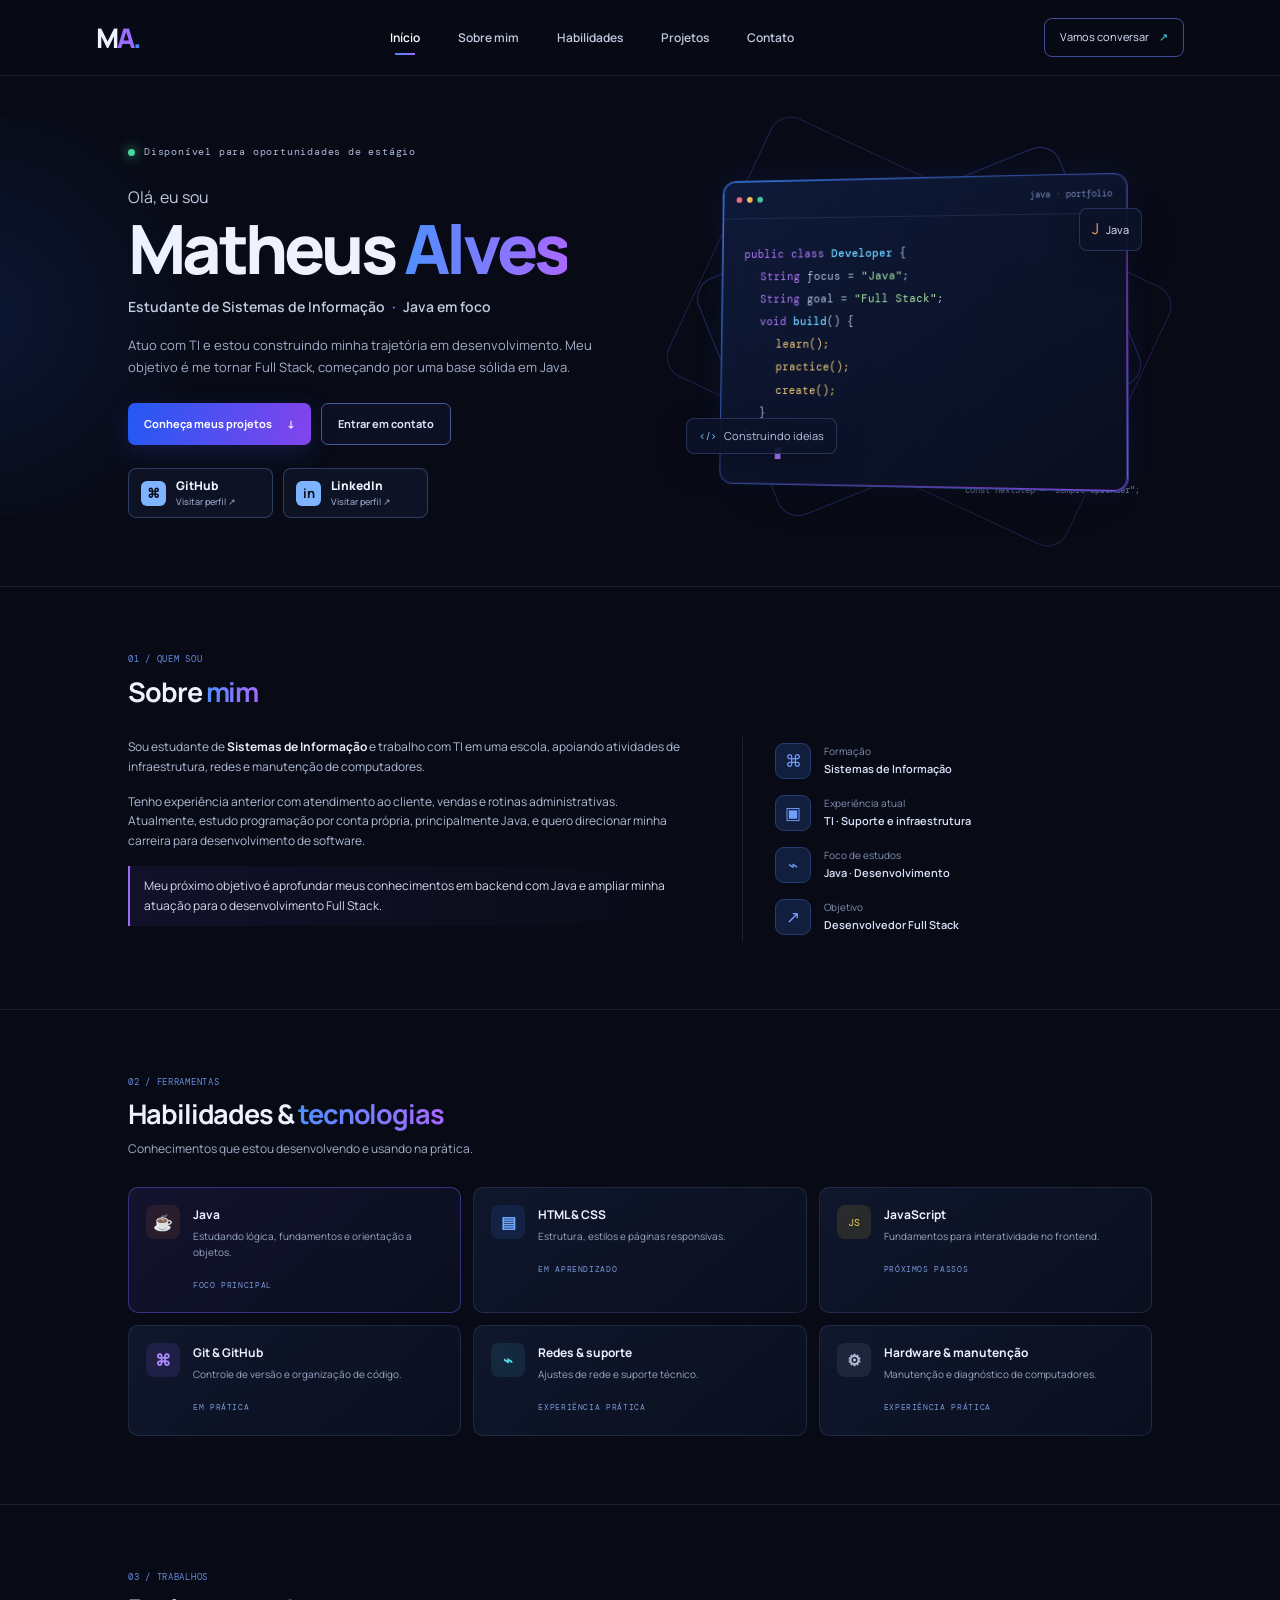
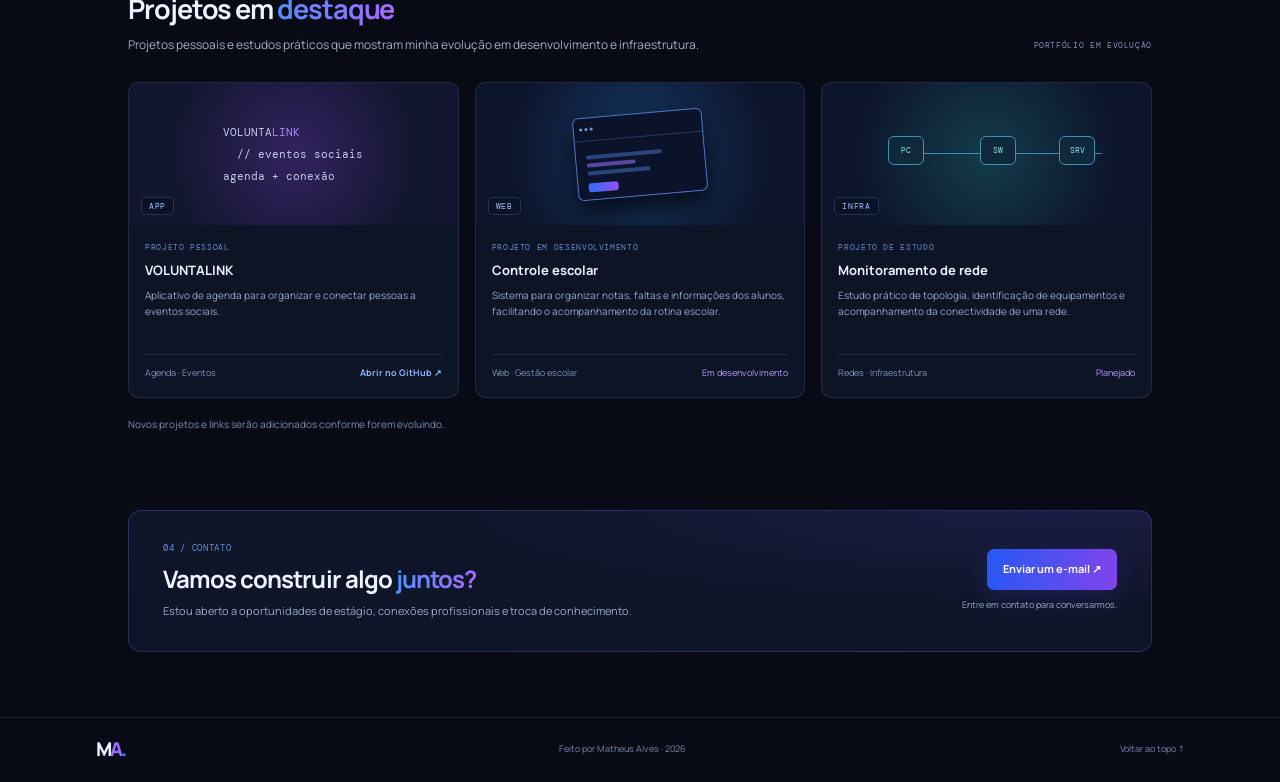
<file: index.html>
<!DOCTYPE html>
<html lang="pt-BR">
<head>
  <meta charset="UTF-8">
  <meta name="viewport" content="width=device-width, initial-scale=1.0">
  <meta name="description" content="Portfólio de Matheus Alves — estudante de Sistemas de Informação, com foco em Java e objetivo Full Stack.">
  <title>Matheus Alves | Portfólio de TI</title>
  <link rel="stylesheet" href="style.css">
  <script src="script.js" defer></script>
</head>
<body>
  <header class="site-header">
    <a class="logo" href="#inicio" aria-label="Matheus Alves, início">M<span>A</span><i>.</i></a>
    <button class="menu-toggle" aria-label="Abrir menu" aria-expanded="false" aria-controls="main-nav">
      <span></span><span></span><span></span>
    </button>
    <nav id="main-nav" class="main-nav">
      <a class="nav-link active" href="#inicio">Início</a>
      <a class="nav-link" href="#sobre">Sobre mim</a>
      <a class="nav-link" href="#habilidades">Habilidades</a>
      <a class="nav-link" href="#projetos">Projetos</a>
      <a class="nav-link" href="#contato">Contato</a>
    </nav>
    <a class="header-cta" href="#contato">Vamos conversar <span>↗</span></a>
  </header>

  <main>
    <section id="inicio" class="hero section-wrap">
      <div class="hero-copy">
        <p class="eyebrow"><span class="status-dot"></span> Disponível para oportunidades de estágio</p>
        <p class="intro">Olá, eu sou</p>
        <h1>Matheus <span>Alves</span></h1>
        <h2>Estudante de Sistemas de Informação <b>·</b> Java em foco</h2>
        <p class="hero-text">Atuo com TI e estou construindo minha trajetória em desenvolvimento. Meu objetivo é me tornar Full Stack, começando por uma base sólida em Java.</p>
        <div class="hero-actions">
          <a class="button button-primary" href="#projetos">Conheça meus projetos <span>↓</span></a>
          <a class="button button-ghost" href="#contato">Entrar em contato</a>
        </div>
        <div class="social-links">
          <a class="social-link" href="https://github.com/matheusalvess1" target="_blank" rel="noopener noreferrer" aria-label="Visitar o GitHub de Matheus Alves" title="Visitar meu GitHub"><strong>⌘</strong><span>GitHub<small>Visitar perfil ↗</small></span></a>
          <a class="social-link" href="https://www.linkedin.com/in/matheus-alves-1109422b4/" target="_blank" rel="noopener noreferrer" aria-label="Visitar o LinkedIn de Matheus Alves" title="Visitar meu LinkedIn"><strong>in</strong><span>LinkedIn<small>Visitar perfil ↗</small></span></a>
        </div>
      </div>
      <div class="hero-art" aria-label="Ilustração abstrata de programação">
        <div class="art-glow"></div>
        <div class="code-window">
          <div class="window-top"><span></span><span></span><span></span><small>java · portfolio</small></div>
          <div class="code-lines">
            <p><em>public class</em> <strong>Developer</strong> {</p>
            <p class="indent"><em>String</em> focus = <b>"Java"</b>;</p>
            <p class="indent"><em>String</em> goal = <b>"Full Stack"</b>;</p>
            <p class="indent"><em>void</em> <strong>build</strong>() {</p>
            <p class="indent2">learn();</p>
            <p class="indent2">practice();</p>
            <p class="indent2">create();</p>
            <p class="indent">}</p>
            <p>}</p>
            <div class="cursor"></div>
          </div>
        </div>
        <div class="orbit orbit-one"></div><div class="orbit orbit-two"></div>
        <div class="floating-tag tag-java"><span class="java-mark">J</span> Java</div>
        <div class="floating-tag tag-code">&lt;/&gt; <span>Construindo ideias</span></div>
        <div class="art-caption">const nextStep = "sempre aprender";</div>
      </div>
    </section>

    <section id="sobre" class="section-wrap section-block">
      <div class="section-heading">
        <p class="section-kicker">01 / QUEM SOU</p>
        <h2>Sobre <span>mim</span></h2>
      </div>
      <div class="about-grid">
        <div class="about-main">
          <p>Sou estudante de <strong>Sistemas de Informação</strong> e trabalho com TI em uma escola, apoiando atividades de infraestrutura, redes e manutenção de computadores.</p>
          <p>Tenho experiência anterior com atendimento ao cliente, vendas e rotinas administrativas. Atualmente, estudo programação por conta própria, principalmente Java, e quero direcionar minha carreira para desenvolvimento de software.</p>
          <p class="about-note">Meu próximo objetivo é aprofundar meus conhecimentos em backend com Java e ampliar minha atuação para o desenvolvimento Full Stack.</p>
        </div>
        <div class="about-facts">
          <div class="fact"><span class="fact-icon">⌘</span><div><small>Formação</small><strong>Sistemas de Informação</strong></div></div>
          <div class="fact"><span class="fact-icon">▣</span><div><small>Experiência atual</small><strong>TI · Suporte e infraestrutura</strong></div></div>
          <div class="fact"><span class="fact-icon">⌁</span><div><small>Foco de estudos</small><strong>Java · Desenvolvimento</strong></div></div>
          <div class="fact"><span class="fact-icon">↗</span><div><small>Objetivo</small><strong>Desenvolvedor Full Stack</strong></div></div>
        </div>
      </div>
    </section>

    <section id="habilidades" class="section-wrap section-block">
      <div class="section-heading">
        <p class="section-kicker">02 / FERRAMENTAS</p>
        <h2>Habilidades &amp; <span>tecnologias</span></h2>
        <p class="section-description">Conhecimentos que estou desenvolvendo e usando na prática.</p>
      </div>
      <div class="skills-grid">
        <article class="skill-card featured-skill"><div class="skill-symbol">☕</div><div><h3>Java</h3><p>Estudando lógica, fundamentos e orientação a objetos.</p><span class="skill-level">FOCO PRINCIPAL</span></div></article>
        <article class="skill-card"><div class="skill-symbol blue">▤</div><div><h3>HTML &amp; CSS</h3><p>Estrutura, estilos e páginas responsivas.</p><span class="skill-level">EM APRENDIZADO</span></div></article>
        <article class="skill-card"><div class="skill-symbol yellow">JS</div><div><h3>JavaScript</h3><p>Fundamentos para interatividade no frontend.</p><span class="skill-level">PRÓXIMOS PASSOS</span></div></article>
        <article class="skill-card"><div class="skill-symbol purple">⌘</div><div><h3>Git &amp; GitHub</h3><p>Controle de versão e organização de código.</p><span class="skill-level">EM PRÁTICA</span></div></article>
        <article class="skill-card"><div class="skill-symbol cyan">⌁</div><div><h3>Redes &amp; suporte</h3><p>Ajustes de rede e suporte técnico.</p><span class="skill-level">EXPERIÊNCIA PRÁTICA</span></div></article>
        <article class="skill-card"><div class="skill-symbol gray">⚙</div><div><h3>Hardware &amp; manutenção</h3><p>Manutenção e diagnóstico de computadores.</p><span class="skill-level">EXPERIÊNCIA PRÁTICA</span></div></article>
      </div>
    </section>

    <section id="projetos" class="section-wrap section-block">
      <div class="projects-top">
        <div class="section-heading">
          <p class="section-kicker">03 / TRABALHOS</p>
          <h2>Projetos em <span>destaque</span></h2>
          <p class="section-description">Projetos pessoais e estudos práticos que mostram minha evolução em desenvolvimento e infraestrutura.</p>
        </div>
        <span class="projects-count">PORTFÓLIO EM EVOLUÇÃO</span>
      </div>
      <div class="projects-grid">
        <a class="project-card project-card-link" href="https://github.com/matheusalvess1/VOLUNTALINK-App-de-Agenda-para-Eventos-Sociais" target="_blank" rel="noopener noreferrer" aria-label="Abrir o projeto VOLUNTALINK no GitHub">
          <div class="project-visual visual-java"><span class="project-code">VOLUNTA<b>LINK</b><br>&nbsp; // eventos sociais<br>agenda + conexão</span><span class="project-chip">APP</span></div>
          <div class="project-info"><p class="project-type">PROJETO PESSOAL</p><h3>VOLUNTALINK</h3><p>Aplicativo de agenda para organizar e conectar pessoas a eventos sociais.</p><div class="project-footer"><span>Agenda · Eventos</span><span class="project-link">Abrir no GitHub ↗</span></div></div>
        </a>
        <article class="project-card">
          <div class="project-visual visual-web"><div class="mini-browser"><div class="mini-bar">● ● ●</div><div class="mini-content"><i></i><i></i><i></i><b></b></div></div><span class="project-chip">WEB</span></div>
          <div class="project-info"><p class="project-type">PROJETO EM DESENVOLVIMENTO</p><h3>Controle escolar</h3><p>Sistema para organizar notas, faltas e informações dos alunos, facilitando o acompanhamento da rotina escolar.</p><div class="project-footer"><span>Web · Gestão escolar</span><span class="project-status">Em desenvolvimento</span></div></div>
        </article>
        <article class="project-card">
          <div class="project-visual visual-network"><div class="network-node n1">PC</div><div class="network-node n2">SW</div><div class="network-node n3">SRV</div><div class="network-link l1"></div><div class="network-link l2"></div><span class="project-chip">INFRA</span></div>
          <div class="project-info"><p class="project-type">PROJETO DE ESTUDO</p><h3>Monitoramento de rede</h3><p>Estudo prático de topologia, identificação de equipamentos e acompanhamento da conectividade de uma rede.</p><div class="project-footer"><span>Redes · Infraestrutura</span><span class="project-status">Planejado</span></div></div>
        </article>
      </div>
      <p class="project-hint">Novos projetos e links serão adicionados conforme forem evoluindo.</p>
    </section>

    <section id="contato" class="section-wrap contact-section">
      <div class="contact-panel">
        <div><p class="section-kicker">04 / CONTATO</p><h2>Vamos construir algo <span>juntos?</span></h2><p>Estou aberto a oportunidades de estágio, conexões profissionais e troca de conhecimento.</p></div>
        <div class="contact-actions">
          <a class="button button-primary" href="mailto:matheusnascimentoalves69@gmail.com">Enviar um e-mail ↗</a>
          <p>Entre em contato para conversarmos.</p>
        </div>
      </div>
    </section>
  </main>

  <footer class="site-footer"><a class="logo" href="#inicio">M<span>A</span><i>.</i></a><p>Feito por Matheus Alves · <span id="year">2026</span></p><a href="#inicio" class="back-top">Voltar ao topo ↑</a></footer>
</body>
</html>
</file>
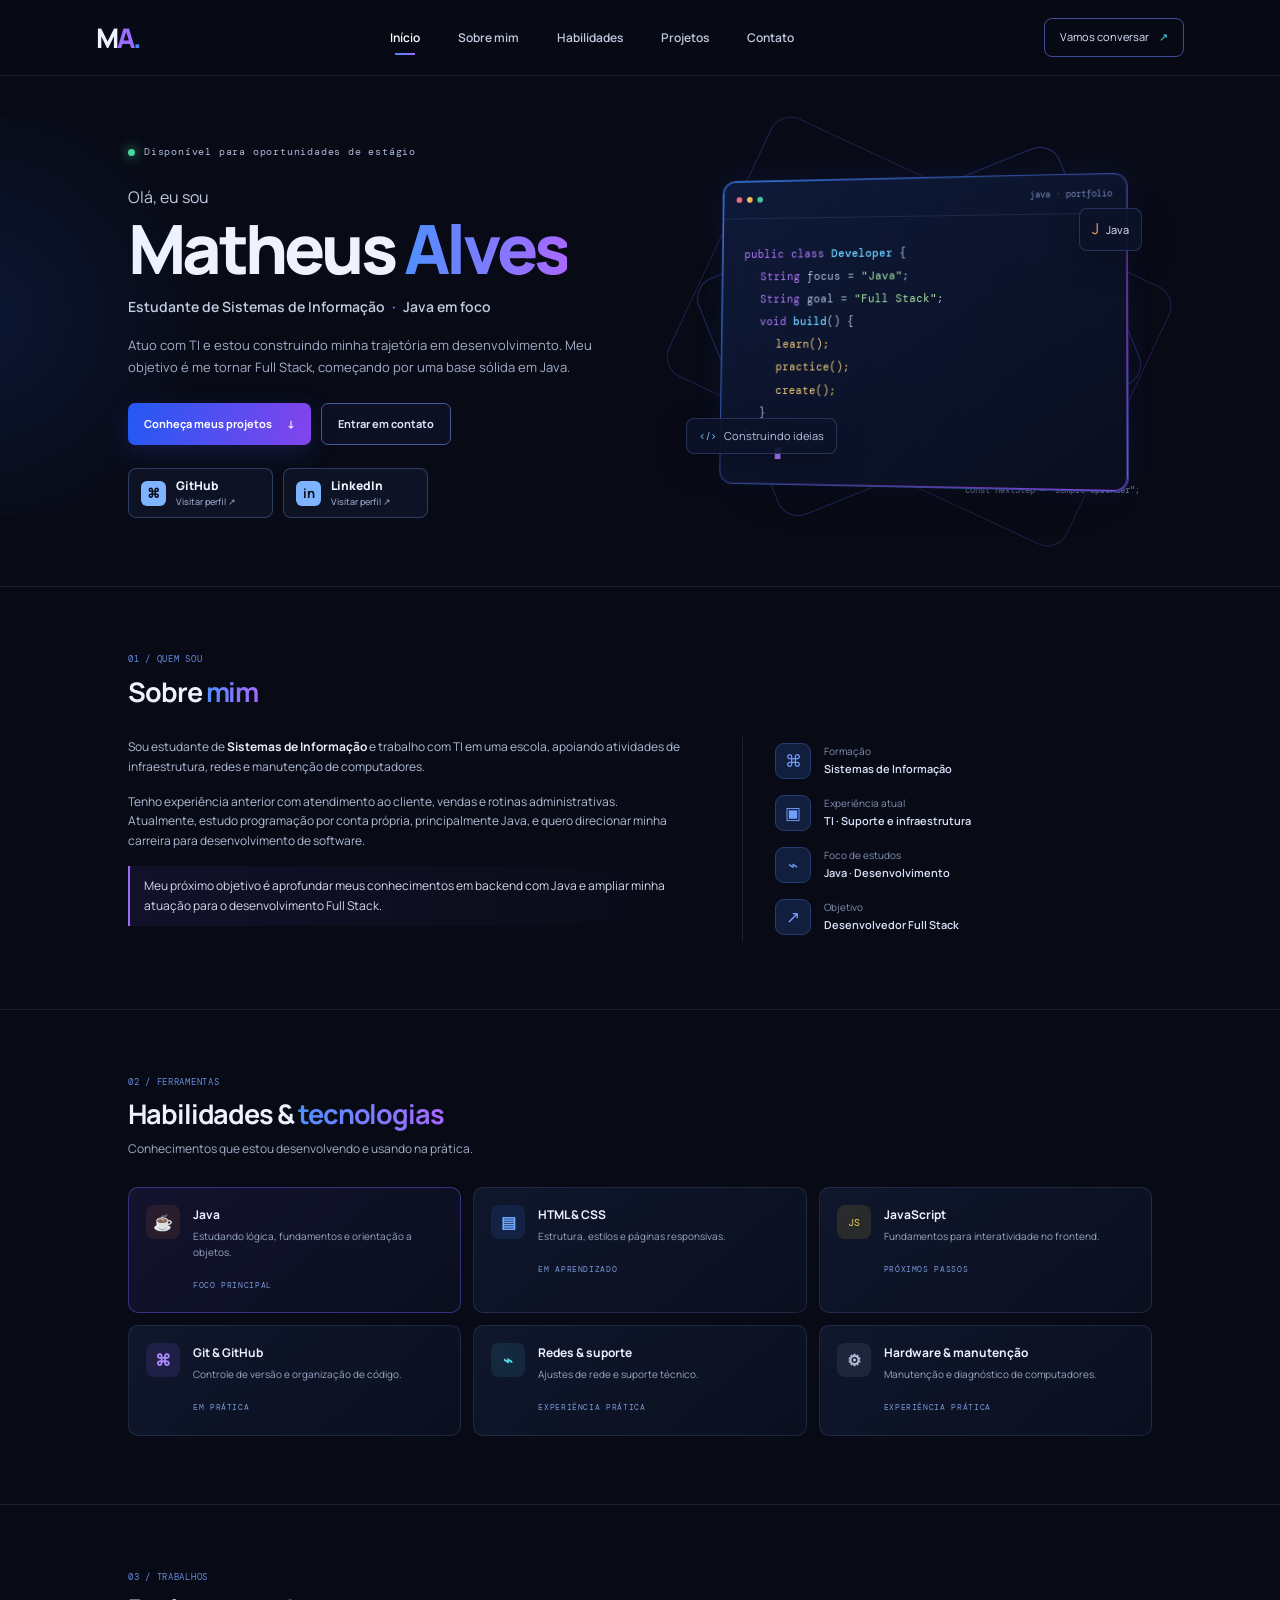
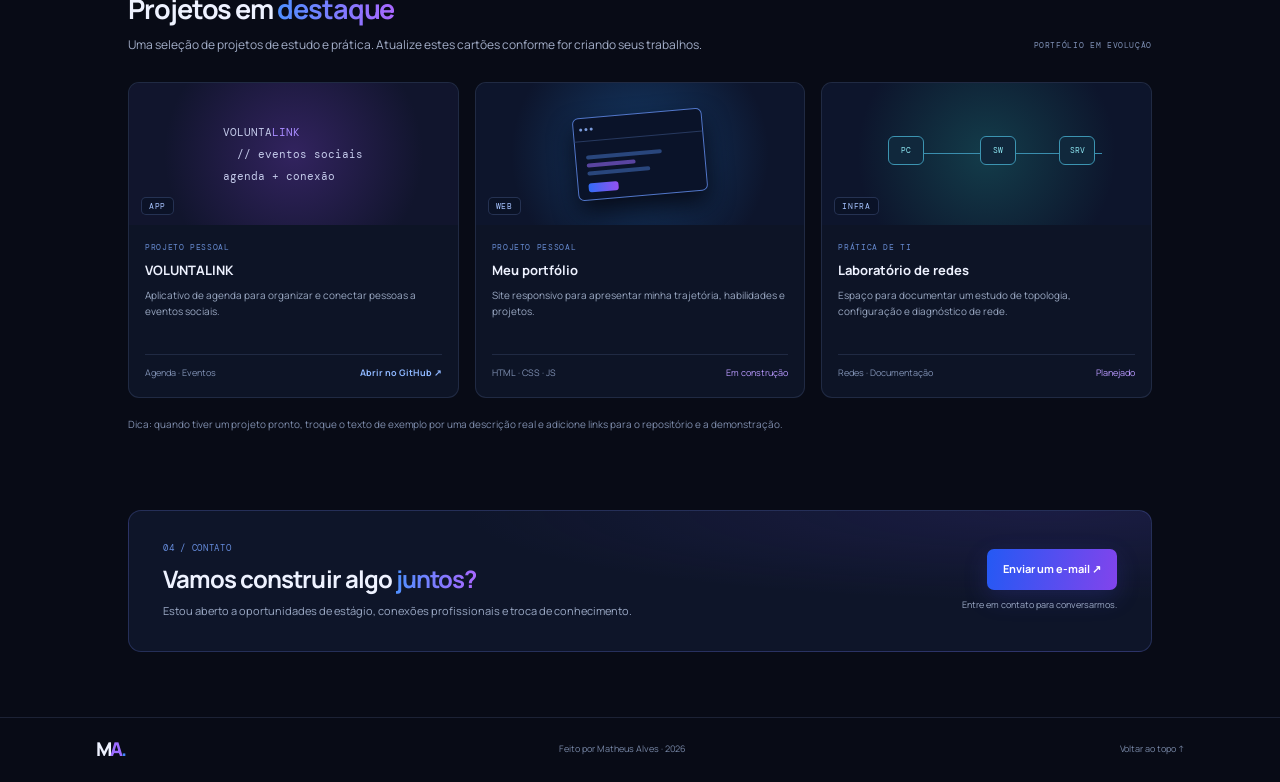
<file: portfolio_teteu/index.html>
<!DOCTYPE html>
<html lang="pt-BR">
<head>
  <meta charset="UTF-8">
  <meta name="viewport" content="width=device-width, initial-scale=1.0">
  <meta name="description" content="Portfólio de Matheus Alves — estudante de Sistemas de Informação, com foco em Java e objetivo Full Stack.">
  <title>Matheus Alves | Portfólio de TI</title>
  <link rel="stylesheet" href="style.css">
  <script src="script.js" defer></script>
</head>
<body>
  <header class="site-header">
    <a class="logo" href="#inicio" aria-label="Matheus Alves, início">M<span>A</span><i>.</i></a>
    <button class="menu-toggle" aria-label="Abrir menu" aria-expanded="false" aria-controls="main-nav">
      <span></span><span></span><span></span>
    </button>
    <nav id="main-nav" class="main-nav">
      <a class="nav-link active" href="#inicio">Início</a>
      <a class="nav-link" href="#sobre">Sobre mim</a>
      <a class="nav-link" href="#habilidades">Habilidades</a>
      <a class="nav-link" href="#projetos">Projetos</a>
      <a class="nav-link" href="#contato">Contato</a>
    </nav>
    <a class="header-cta" href="#contato">Vamos conversar <span>↗</span></a>
  </header>

  <main>
    <section id="inicio" class="hero section-wrap">
      <div class="hero-copy">
        <p class="eyebrow"><span class="status-dot"></span> Disponível para oportunidades de estágio</p>
        <p class="intro">Olá, eu sou</p>
        <h1>Matheus <span>Alves</span></h1>
        <h2>Estudante de Sistemas de Informação <b>·</b> Java em foco</h2>
        <p class="hero-text">Atuo com TI e estou construindo minha trajetória em desenvolvimento. Meu objetivo é me tornar Full Stack, começando por uma base sólida em Java.</p>
        <div class="hero-actions">
          <a class="button button-primary" href="#projetos">Conheça meus projetos <span>↓</span></a>
          <a class="button button-ghost" href="#contato">Entrar em contato</a>
        </div>
        <div class="social-links">
          <a class="social-link" href="https://github.com/matheusalvess1" target="_blank" rel="noopener noreferrer" aria-label="Visitar o GitHub de Matheus Alves" title="Visitar meu GitHub"><strong>⌘</strong><span>GitHub<small>Visitar perfil ↗</small></span></a>
          <a class="social-link" href="https://www.linkedin.com/in/matheus-alves-1109422b4/" target="_blank" rel="noopener noreferrer" aria-label="Visitar o LinkedIn de Matheus Alves" title="Visitar meu LinkedIn"><strong>in</strong><span>LinkedIn<small>Visitar perfil ↗</small></span></a>
        </div>
      </div>
      <div class="hero-art" aria-label="Ilustração abstrata de programação">
        <div class="art-glow"></div>
        <div class="code-window">
          <div class="window-top"><span></span><span></span><span></span><small>java · portfolio</small></div>
          <div class="code-lines">
            <p><em>public class</em> <strong>Developer</strong> {</p>
            <p class="indent"><em>String</em> focus = <b>"Java"</b>;</p>
            <p class="indent"><em>String</em> goal = <b>"Full Stack"</b>;</p>
            <p class="indent"><em>void</em> <strong>build</strong>() {</p>
            <p class="indent2">learn();</p>
            <p class="indent2">practice();</p>
            <p class="indent2">create();</p>
            <p class="indent">}</p>
            <p>}</p>
            <div class="cursor"></div>
          </div>
        </div>
        <div class="orbit orbit-one"></div><div class="orbit orbit-two"></div>
        <div class="floating-tag tag-java"><span class="java-mark">J</span> Java</div>
        <div class="floating-tag tag-code">&lt;/&gt; <span>Construindo ideias</span></div>
        <div class="art-caption">const nextStep = "sempre aprender";</div>
      </div>
    </section>

    <section id="sobre" class="section-wrap section-block">
      <div class="section-heading">
        <p class="section-kicker">01 / QUEM SOU</p>
        <h2>Sobre <span>mim</span></h2>
      </div>
      <div class="about-grid">
        <div class="about-main">
          <p>Sou estudante de <strong>Sistemas de Informação</strong> e trabalho com TI em uma escola, apoiando atividades de infraestrutura, redes e manutenção de computadores.</p>
          <p>Tenho experiência anterior com atendimento ao cliente, vendas e rotinas administrativas. Atualmente, estudo programação por conta própria, principalmente Java, e quero direcionar minha carreira para desenvolvimento de software.</p>
          <p class="about-note">Meu próximo objetivo é aprofundar meus conhecimentos em backend com Java e ampliar minha atuação para o desenvolvimento Full Stack.</p>
        </div>
        <div class="about-facts">
          <div class="fact"><span class="fact-icon">⌘</span><div><small>Formação</small><strong>Sistemas de Informação</strong></div></div>
          <div class="fact"><span class="fact-icon">▣</span><div><small>Experiência atual</small><strong>TI · Suporte e infraestrutura</strong></div></div>
          <div class="fact"><span class="fact-icon">⌁</span><div><small>Foco de estudos</small><strong>Java · Desenvolvimento</strong></div></div>
          <div class="fact"><span class="fact-icon">↗</span><div><small>Objetivo</small><strong>Desenvolvedor Full Stack</strong></div></div>
        </div>
      </div>
    </section>

    <section id="habilidades" class="section-wrap section-block">
      <div class="section-heading">
        <p class="section-kicker">02 / FERRAMENTAS</p>
        <h2>Habilidades &amp; <span>tecnologias</span></h2>
        <p class="section-description">Conhecimentos que estou desenvolvendo e usando na prática.</p>
      </div>
      <div class="skills-grid">
        <article class="skill-card featured-skill"><div class="skill-symbol">☕</div><div><h3>Java</h3><p>Estudando lógica, fundamentos e orientação a objetos.</p><span class="skill-level">FOCO PRINCIPAL</span></div></article>
        <article class="skill-card"><div class="skill-symbol blue">▤</div><div><h3>HTML &amp; CSS</h3><p>Estrutura, estilos e páginas responsivas.</p><span class="skill-level">EM APRENDIZADO</span></div></article>
        <article class="skill-card"><div class="skill-symbol yellow">JS</div><div><h3>JavaScript</h3><p>Fundamentos para interatividade no frontend.</p><span class="skill-level">PRÓXIMOS PASSOS</span></div></article>
        <article class="skill-card"><div class="skill-symbol purple">⌘</div><div><h3>Git &amp; GitHub</h3><p>Controle de versão e organização de código.</p><span class="skill-level">EM PRÁTICA</span></div></article>
        <article class="skill-card"><div class="skill-symbol cyan">⌁</div><div><h3>Redes &amp; suporte</h3><p>Ajustes de rede e suporte técnico.</p><span class="skill-level">EXPERIÊNCIA PRÁTICA</span></div></article>
        <article class="skill-card"><div class="skill-symbol gray">⚙</div><div><h3>Hardware &amp; manutenção</h3><p>Manutenção e diagnóstico de computadores.</p><span class="skill-level">EXPERIÊNCIA PRÁTICA</span></div></article>
      </div>
    </section>

    <section id="projetos" class="section-wrap section-block">
      <div class="projects-top">
        <div class="section-heading">
          <p class="section-kicker">03 / TRABALHOS</p>
          <h2>Projetos em <span>destaque</span></h2>
          <p class="section-description">Uma seleção de projetos de estudo e prática. Atualize estes cartões conforme for criando seus trabalhos.</p>
        </div>
        <span class="projects-count">PORTFÓLIO EM EVOLUÇÃO</span>
      </div>
      <div class="projects-grid">
        <a class="project-card project-card-link" href="https://github.com/matheusalvess1/VOLUNTALINK-App-de-Agenda-para-Eventos-Sociais" target="_blank" rel="noopener noreferrer" aria-label="Abrir o projeto VOLUNTALINK no GitHub">
          <div class="project-visual visual-java"><span class="project-code">VOLUNTA<b>LINK</b><br>&nbsp; // eventos sociais<br>agenda + conexão</span><span class="project-chip">APP</span></div>
          <div class="project-info"><p class="project-type">PROJETO PESSOAL</p><h3>VOLUNTALINK</h3><p>Aplicativo de agenda para organizar e conectar pessoas a eventos sociais.</p><div class="project-footer"><span>Agenda · Eventos</span><span class="project-link">Abrir no GitHub ↗</span></div></div>
        </a>
        <article class="project-card">
          <div class="project-visual visual-web"><div class="mini-browser"><div class="mini-bar">● ● ●</div><div class="mini-content"><i></i><i></i><i></i><b></b></div></div><span class="project-chip">WEB</span></div>
          <div class="project-info"><p class="project-type">PROJETO PESSOAL</p><h3>Meu portfólio</h3><p>Site responsivo para apresentar minha trajetória, habilidades e projetos.</p><div class="project-footer"><span>HTML · CSS · JS</span><span class="project-status">Em construção</span></div></div>
        </article>
        <article class="project-card">
          <div class="project-visual visual-network"><div class="network-node n1">PC</div><div class="network-node n2">SW</div><div class="network-node n3">SRV</div><div class="network-link l1"></div><div class="network-link l2"></div><span class="project-chip">INFRA</span></div>
          <div class="project-info"><p class="project-type">PRÁTICA DE TI</p><h3>Laboratório de redes</h3><p>Espaço para documentar um estudo de topologia, configuração e diagnóstico de rede.</p><div class="project-footer"><span>Redes · Documentação</span><span class="project-status">Planejado</span></div></div>
        </article>
      </div>
      <p class="project-hint">Dica: quando tiver um projeto pronto, troque o texto de exemplo por uma descrição real e adicione links para o repositório e a demonstração.</p>
    </section>

    <section id="contato" class="section-wrap contact-section">
      <div class="contact-panel">
        <div><p class="section-kicker">04 / CONTATO</p><h2>Vamos construir algo <span>juntos?</span></h2><p>Estou aberto a oportunidades de estágio, conexões profissionais e troca de conhecimento.</p></div>
        <div class="contact-actions">
          <a class="button button-primary" href="mailto:matheusnascimentoalves69@gmail.com">Enviar um e-mail ↗</a>
          <p>Entre em contato para conversarmos.</p>
        </div>
      </div>
    </section>
  </main>

  <footer class="site-footer"><a class="logo" href="#inicio">M<span>A</span><i>.</i></a><p>Feito por Matheus Alves · <span id="year">2026</span></p><a href="#inicio" class="back-top">Voltar ao topo ↑</a></footer>
</body>
</html>
</file>
<file: style.css>
@import url('https://fonts.googleapis.com/css2?family=DM+Mono:wght@400;500&family=Manrope:wght@400;500;600;700;800&display=swap');

:root {
  --bg: #080b16;
  --panel: #10162a;
  --panel-2: #0c1223;
  --text: #eef2ff;
  --muted: #a3aec8;
  --line: rgba(133, 157, 214, .16);
  --blue: #4388ff;
  --purple: #9a6bff;
  --cyan: #4ed8ef;
}
* { box-sizing: border-box; }
html { scroll-behavior: smooth; scroll-padding-top: 88px; }
body { margin: 0; background: var(--bg); color: var(--text); font-family: 'Manrope', Arial, sans-serif; line-height: 1.65; }
a { color: inherit; }
.site-header { height: 76px; display: flex; align-items: center; justify-content: space-between; padding: 0 7.5%; border-bottom: 1px solid var(--line); background: rgba(8,11,22,.9); backdrop-filter: blur(16px); position: sticky; top: 0; z-index: 20; }
.logo { font-size: 27px; line-height: 1; font-weight: 800; letter-spacing: -2px; text-decoration: none; }
.logo span { color: var(--purple); }
.logo i { color: var(--blue); font-style: normal; }
.main-nav { display: flex; align-items: center; gap: clamp(16px, 3vw, 38px); }
.nav-link { color: #c0c9df; text-decoration: none; font-size: 12px; font-weight: 600; transition: color .2s; }
.nav-link:hover, .nav-link.active { color: #fff; }
.nav-link.active::after { content: ''; display: block; height: 2px; width: 20px; background: linear-gradient(90deg,var(--blue),var(--purple)); margin: 6px auto -8px; }
.header-cta { border: 1px solid rgba(114,130,255,.55); padding: 9px 15px; border-radius: 8px; color: #dce5ff; font-size: 11px; text-decoration: none; }
.header-cta span { color: var(--cyan); margin-left: 8px; }
.menu-toggle { display: none; }
.section-wrap { padding-left: 10%; padding-right: 10%; }
.hero { min-height: 510px; display: grid; grid-template-columns: 1.05fr .95fr; gap: 42px; align-items: center; overflow: hidden; position: relative; }
.hero::before { content: ''; position: absolute; width: 500px; height: 400px; left: -270px; top: 40px; background: radial-gradient(circle,rgba(39,86,210,.16),transparent 70%); pointer-events: none; }
.hero-copy { position: relative; z-index: 2; max-width: 590px; padding: 42px 0; }
.eyebrow, .section-kicker, .project-type, .skill-level { font-family: 'DM Mono', monospace; letter-spacing: .08em; }
.eyebrow { color: #aebbd8; font-size: 10px; display: flex; align-items: center; gap: 9px; margin: 0 0 23px; }
.status-dot { width: 7px; height: 7px; border-radius: 50%; background: #4bd5a0; box-shadow: 0 0 12px #4bd5a0; }
.intro { margin: 0; color: #c0c9df; font-size: 16px; }
h1 { margin: 0 0 9px; font-size: clamp(42px, 5.4vw, 68px); line-height: 1.12; letter-spacing: -.055em; font-weight: 800; }
h1 span, .section-heading h2 span, .contact-panel h2 span { background: linear-gradient(95deg,#4d91ff,#aa67ff); -webkit-background-clip: text; background-clip: text; color: transparent; }
.hero h2 { color: #c4cee3; font-size: 14px; font-weight: 600; margin: 0 0 17px; }
.hero h2 b { color: var(--purple); padding: 0 4px; }
.hero-text { max-width: 500px; color: var(--muted); font-size: 13px; margin: 0 0 25px; }
.hero-actions { display: flex; flex-wrap: wrap; gap: 10px; }
.button { display: inline-flex; align-items: center; justify-content: center; gap: 15px; border-radius: 7px; padding: 11px 16px; font-size: 11px; font-weight: 700; text-decoration: none; transition: transform .2s, box-shadow .2s; }
.button:hover { transform: translateY(-2px); }
.button-primary { background: linear-gradient(100deg,#2459f4,#8244ec); color: white; box-shadow: 0 8px 25px rgba(74,73,230,.2); }
.button-ghost { border: 1px solid #435b9c; color: #dce5ff; background: rgba(14,22,44,.55); }
.social-links { display: flex; flex-wrap: wrap; gap: 10px; margin-top: 23px; }
.social-link { display: inline-flex; align-items: center; gap: 10px; min-width: 145px; padding: 9px 12px; border: 1px solid rgba(125,179,255,.28); border-radius: 8px; background: rgba(16,22,42,.72); color: #eef2ff; text-decoration: none; transition: border-color .2s, background .2s, transform .2s; }
.social-link:hover, .social-link:focus-visible { border-color: #7db3ff; background: rgba(38,62,112,.72); transform: translateY(-2px); outline: none; }
.social-link strong { display: grid; width: 25px; height: 25px; place-items: center; border-radius: 6px; background: #7db3ff; color: #080b16; font-size: 13px; line-height: 1; }
.social-link > span { display: flex; flex-direction: column; color: #eef2ff; font-size: 12px; font-weight: 800; line-height: 1.25; }
.social-link small { margin-top: 3px; color: #9baac7; font-size: 9px; font-weight: 500; }
.hero-art { min-height: 360px; position: relative; display: flex; align-items: center; justify-content: center; }
.art-glow { position: absolute; width: 300px; height: 300px; background: radial-gradient(circle,rgba(63,57,205,.27),transparent 70%); }
.code-window { width: min(100%,410px); min-height: 245px; position: relative; z-index: 2; border: 1px solid #314c9a; border-radius: 13px; background: linear-gradient(145deg,rgba(14,25,57,.98),rgba(9,14,30,.98)); box-shadow: 0 25px 80px rgba(0,0,0,.4), 0 0 35px rgba(66,91,255,.12); transform: perspective(900px) rotateY(-7deg) rotateX(2deg); overflow: hidden; }
.code-window::after { content: ''; position: absolute; inset: 0; border-radius: inherit; padding: 1px; background: linear-gradient(140deg,#3185ff,transparent 42%,#a44bff); -webkit-mask: linear-gradient(#fff 0 0) content-box,linear-gradient(#fff 0 0); -webkit-mask-composite: xor; mask-composite: exclude; pointer-events: none; }
.window-top { height: 39px; display: flex; align-items: center; gap: 5px; padding: 0 14px; border-bottom: 1px solid rgba(130,153,214,.14); }
.window-top span { width: 6px; height: 6px; border-radius: 50%; background: #f16b82; }
.window-top span:nth-child(2) { background: #eebd58; }.window-top span:nth-child(3) { background: #48c99a; }
.window-top small { margin-left: auto; color: #7184b0; font: 9px 'DM Mono',monospace; }
.code-lines { padding: 25px 23px; color: #aebde0; font: 11px/2.1 'DM Mono',monospace; }
.code-lines p { margin: 0; }.code-lines em { color: #b17aff; font-style: normal; }.code-lines strong { color: #68cfff; font-weight: 500; }.code-lines b { color: #a7e6a5; font-weight: 400; }
.indent { padding-left: 17px!important; }.indent2 { padding-left: 34px!important; color: #f1c879; }
.cursor { height: 12px; width: 6px; background: #a879ff; margin-left: 34px; animation: blink 1.1s steps(2,start) infinite; }
@keyframes blink { to { visibility: hidden; } }
.orbit { position: absolute; border: 1px solid rgba(92,109,255,.35); border-radius: 22px; transform: rotate(-22deg); }
.orbit-one { width: 390px; height: 255px; }.orbit-two { width: 440px; height: 285px; border-color: rgba(157,75,255,.25); transform: rotate(25deg); }
.floating-tag { position: absolute; z-index: 3; border: 1px solid rgba(108,135,220,.28); background: rgba(12,19,41,.92); box-shadow: 0 10px 30px rgba(0,0,0,.25); border-radius: 8px; padding: 8px 12px; font-size: 11px; }
.tag-java { top: 57px; right: 10px; color: #e7eaff; }.java-mark { color: #f3a75d; font-size: 15px; margin-right: 5px; }.tag-code { bottom: 57px; left: 0; color: #78c9ff; }.tag-code span { color: #b8c5df; margin-left: 5px; }
.art-caption { position: absolute; bottom: 15px; right: 12px; color: #7b8db7; font: 9px 'DM Mono',monospace; }
.section-block { border-top: 1px solid var(--line); padding-top: 65px; padding-bottom: 68px; }
.section-heading { margin-bottom: 28px; }
.section-kicker { color: #658bdb; font-size: 9px; margin: 0 0 7px; }
.section-heading h2, .contact-panel h2 { font-size: 27px; letter-spacing: -.04em; margin: 0 0 8px; line-height: 1.3; }
.section-description { color: var(--muted); font-size: 12px; margin: 5px 0 0; }
.about-grid { display: grid; grid-template-columns: 1.15fr .85fr; gap: 60px; }
.about-main { color: #b1bdd6; font-size: 12px; max-width: 640px; }.about-main p { margin: 0 0 15px; }.about-main strong { color: #e6ebfa; }
.about-note { border-left: 2px solid var(--purple); padding: 10px 14px; background: linear-gradient(90deg,rgba(110,74,213,.1),transparent); color: #d2d9ec!important; }
.about-facts { border-left: 1px solid var(--line); padding-left: 32px; display: grid; gap: 16px; align-content: center; }
.fact { display: flex; gap: 13px; align-items: center; }.fact-icon { display: grid; place-items: center; width: 36px; height: 36px; flex: 0 0 36px; border-radius: 9px; background: #111e3e; color: #6e9fff; border: 1px solid #273d72; font-size: 17px; }
.fact small, .fact strong { display: block; }.fact small { color: #8392b2; font-size: 10px; }.fact strong { font-size: 11px; font-weight: 600; color: #dbe4fa; }
.skills-grid { display: grid; grid-template-columns: repeat(3,1fr); gap: 12px; }
.skill-card { display: flex; gap: 13px; align-items: flex-start; padding: 17px; border: 1px solid var(--line); border-radius: 10px; background: linear-gradient(140deg,rgba(17,26,49,.85),rgba(11,17,33,.8)); }
.skill-symbol { width: 34px; height: 34px; flex: 0 0 34px; display: grid; place-items: center; border-radius: 8px; background: rgba(212,104,48,.12); color: #efad75; font-size: 16px; font-weight: 800; }
.skill-symbol.blue { color: #71aaff; background: rgba(60,120,255,.12); }.skill-symbol.yellow { color: #f1d45e; background: rgba(230,192,54,.12); font: 10px 'DM Mono',monospace; }.skill-symbol.purple { color: #ad8aff; background: rgba(150,100,255,.13); }.skill-symbol.cyan { color: #55d7e8; background: rgba(67,206,230,.1); }.skill-symbol.gray { color: #b0bdd7; background: rgba(160,174,200,.1); }
.skill-card h3 { margin: 0 0 3px; font-size: 12px; }.skill-card p { color: #98a7c3; font-size: 10px; line-height: 1.6; margin: 0 0 9px; }.skill-level { font-size: 8px; color: #7896d6; }
.featured-skill { border-color: rgba(119,91,255,.42); background: linear-gradient(140deg,rgba(42,35,93,.34),rgba(11,17,33,.8)); }
.projects-top { display: flex; align-items: end; justify-content: space-between; gap: 20px; }.projects-count { color: #7f91b6; font: 8px 'DM Mono',monospace; letter-spacing: .08em; padding-bottom: 32px; }
.projects-grid { display: grid; grid-template-columns: repeat(3,1fr); gap: 16px; }
.project-card { border: 1px solid var(--line); border-radius: 11px; overflow: hidden; background: #0d1426; transition: transform .2s,border-color .2s; }.project-card:hover { transform: translateY(-4px); border-color: rgba(111,131,255,.48); }
.project-card-link { display: block; color: inherit; text-decoration: none; }.project-card-link:focus-visible { outline: 2px solid #7db3ff; outline-offset: 3px; }
.project-visual { height: 142px; display: flex; align-items: center; justify-content: center; position: relative; overflow: hidden; background: radial-gradient(circle at 50% 50%,#1c3264,#0d152c 70%); }
.visual-java { background: radial-gradient(circle at 50% 50%,#32235f,#11152d 72%); }.visual-web { background: radial-gradient(circle at 50% 50%,#153b68,#0d152c 72%); }.visual-network { background: radial-gradient(circle at 50% 50%,#133c4a,#0d152c 72%); }
.project-code { color: #c3c9e9; font: 11px/2 'DM Mono',monospace; }.project-code b { color: #a88bff; font-weight: 400; }
.project-link { color: #8eb7ff; font-size: 9px; font-weight: 700; text-decoration: none; }.project-link:hover, .project-link:focus-visible { color: #fff; text-decoration: underline; outline: none; }
.project-chip { position: absolute; bottom: 10px; left: 12px; color: #a6c3ff; background: rgba(11,18,38,.8); border: 1px solid rgba(120,151,220,.24); border-radius: 5px; padding: 3px 7px; font: 8px 'DM Mono',monospace; letter-spacing: .08em; }
.mini-browser { width: 130px; height: 83px; border: 1px solid #5176c9; border-radius: 6px; background: #0a1329; transform: rotate(-5deg); box-shadow: 0 12px 25px #070b18; }.mini-bar { font-size: 7px; color: #7b9bdb; padding: 5px; border-bottom: 1px solid #27395f; }.mini-content { padding: 10px; }.mini-content i { display: block; height: 4px; width: 70%; margin: 4px 0; border-radius: 3px; background: #29467c; }.mini-content i:nth-child(2) { width: 45%; background: #5944a0; }.mini-content i:nth-child(3) { width: 58%; }.mini-content b { display: block; width: 30px; height: 9px; border-radius: 3px; margin-top: 8px; background: linear-gradient(90deg,#326cf6,#9351f0); }
.network-node { position: absolute; z-index: 2; display: grid; place-items: center; width: 36px; height: 29px; border: 1px solid #3c94b1; border-radius: 6px; background: #10283c; color: #8be4ef; font: 8px 'DM Mono',monospace; }.n1 { left: 20%; top: 37%; }.n2 { left: 48%; top: 37%; }.n3 { right: 17%; top: 37%; }.network-link { position: absolute; height: 1px; width: 28%; top: 49%; background: #3a8eae; }.l1 { left: 29%; }.l2 { left: 57%; }
.project-info { padding: 16px; }.project-type { color: #668ad0; font-size: 8px; margin: 0 0 5px; }.project-info h3 { font-size: 13px; margin: 0 0 6px; }.project-info > p:not(.project-type) { min-height: 53px; color: #9aa8c2; font-size: 10px; margin: 0 0 14px; }.project-footer { display: flex; justify-content: space-between; align-items: center; gap: 8px; border-top: 1px solid var(--line); padding-top: 11px; color: #8192b5; font-size: 9px; }.project-status { color: #b99aff; }
.project-hint { color: #7f8ead; font-size: 10px; margin: 18px 0 0; }
.contact-section { padding-top: 10px; padding-bottom: 65px; }.contact-panel { border: 1px solid rgba(104,124,226,.25); border-radius: 13px; padding: 30px 34px; background: radial-gradient(ellipse at 90% 0%,rgba(79,59,177,.19),transparent 45%),#0e1529; display: flex; align-items: center; justify-content: space-between; gap: 30px; }.contact-panel h2 { font-size: 24px; }.contact-panel p:not(.section-kicker) { color: #9ba9c5; font-size: 11px; margin: 0; max-width: 500px; }.contact-actions { text-align: right; }.contact-actions p { margin-top: 8px!important; font-size: 9px!important; }
.site-footer { min-height: 65px; border-top: 1px solid var(--line); padding: 0 7.5%; display: flex; justify-content: space-between; align-items: center; gap: 15px; }.site-footer .logo { font-size: 19px; }.site-footer p, .back-top { color: #7888a7; font-size: 9px; text-decoration: none; }
@media (max-width: 900px) { .section-wrap { padding-left: 7%; padding-right: 7%; }.hero { gap: 20px; }.hero-art { transform: scale(.9); }.skills-grid { grid-template-columns: repeat(2,1fr); }.projects-grid { grid-template-columns: repeat(2,1fr); }.projects-grid .project-card:last-child { grid-column: span 2; } }
@media (max-width: 650px) {
  .site-header { height: 66px; padding: 0 6%; }.menu-toggle { display: flex; flex-direction: column; gap: 4px; border: 0; background: transparent; padding: 8px; cursor: pointer; }.menu-toggle span { width: 21px; height: 2px; background: #dce5ff; border-radius: 2px; }.header-cta { display: none; }
  .main-nav { display: none; position: absolute; top: 65px; left: 0; right: 0; padding: 18px 6% 22px; background: #0b1020; border-bottom: 1px solid var(--line); flex-direction: column; align-items: flex-start; gap: 15px; }.main-nav.open { display: flex; }.nav-link.active::after { display: none; }
  .hero { grid-template-columns: 1fr; padding-top: 34px; }.hero-copy { padding: 10px 0 0; }.hero-art { min-height: 270px; margin: -10px 0 20px; transform: scale(.85); }.code-window { max-width: 360px; }.tag-java { right: 0; }.tag-code { left: 0; }
  .section-block { padding-top: 48px; padding-bottom: 50px; }.about-grid { grid-template-columns: 1fr; gap: 22px; }.about-facts { border-left: 0; border-top: 1px solid var(--line); padding: 20px 0 0; grid-template-columns: 1fr 1fr; gap: 18px; }
  .skills-grid, .projects-grid { grid-template-columns: 1fr; }.projects-grid .project-card:last-child { grid-column: auto; }.projects-top { align-items: flex-start; flex-direction: column; gap: 0; }.projects-count { padding: 0 0 18px; }.contact-panel { align-items: flex-start; flex-direction: column; padding: 24px; }.contact-actions { text-align: left; }.site-footer { padding: 17px 6%; flex-wrap: wrap; }.site-footer p { order: 3; width: 100%; margin: 0; }
}
@media (prefers-reduced-motion: reduce) { html { scroll-behavior: auto; } *, *::before, *::after { animation-duration: .01ms!important; transition-duration: .01ms!important; } }
</file>
<file: portfolio_teteu/style.css>
@import url('https://fonts.googleapis.com/css2?family=DM+Mono:wght@400;500&family=Manrope:wght@400;500;600;700;800&display=swap');

:root {
  --bg: #080b16;
  --panel: #10162a;
  --panel-2: #0c1223;
  --text: #eef2ff;
  --muted: #a3aec8;
  --line: rgba(133, 157, 214, .16);
  --blue: #4388ff;
  --purple: #9a6bff;
  --cyan: #4ed8ef;
}
* { box-sizing: border-box; }
html { scroll-behavior: smooth; scroll-padding-top: 88px; }
body { margin: 0; background: var(--bg); color: var(--text); font-family: 'Manrope', Arial, sans-serif; line-height: 1.65; }
a { color: inherit; }
.site-header { height: 76px; display: flex; align-items: center; justify-content: space-between; padding: 0 7.5%; border-bottom: 1px solid var(--line); background: rgba(8,11,22,.9); backdrop-filter: blur(16px); position: sticky; top: 0; z-index: 20; }
.logo { font-size: 27px; line-height: 1; font-weight: 800; letter-spacing: -2px; text-decoration: none; }
.logo span { color: var(--purple); }
.logo i { color: var(--blue); font-style: normal; }
.main-nav { display: flex; align-items: center; gap: clamp(16px, 3vw, 38px); }
.nav-link { color: #c0c9df; text-decoration: none; font-size: 12px; font-weight: 600; transition: color .2s; }
.nav-link:hover, .nav-link.active { color: #fff; }
.nav-link.active::after { content: ''; display: block; height: 2px; width: 20px; background: linear-gradient(90deg,var(--blue),var(--purple)); margin: 6px auto -8px; }
.header-cta { border: 1px solid rgba(114,130,255,.55); padding: 9px 15px; border-radius: 8px; color: #dce5ff; font-size: 11px; text-decoration: none; }
.header-cta span { color: var(--cyan); margin-left: 8px; }
.menu-toggle { display: none; }
.section-wrap { padding-left: 10%; padding-right: 10%; }
.hero { min-height: 510px; display: grid; grid-template-columns: 1.05fr .95fr; gap: 42px; align-items: center; overflow: hidden; position: relative; }
.hero::before { content: ''; position: absolute; width: 500px; height: 400px; left: -270px; top: 40px; background: radial-gradient(circle,rgba(39,86,210,.16),transparent 70%); pointer-events: none; }
.hero-copy { position: relative; z-index: 2; max-width: 590px; padding: 42px 0; }
.eyebrow, .section-kicker, .project-type, .skill-level { font-family: 'DM Mono', monospace; letter-spacing: .08em; }
.eyebrow { color: #aebbd8; font-size: 10px; display: flex; align-items: center; gap: 9px; margin: 0 0 23px; }
.status-dot { width: 7px; height: 7px; border-radius: 50%; background: #4bd5a0; box-shadow: 0 0 12px #4bd5a0; }
.intro { margin: 0; color: #c0c9df; font-size: 16px; }
h1 { margin: 0 0 9px; font-size: clamp(42px, 5.4vw, 68px); line-height: 1.12; letter-spacing: -.055em; font-weight: 800; }
h1 span, .section-heading h2 span, .contact-panel h2 span { background: linear-gradient(95deg,#4d91ff,#aa67ff); -webkit-background-clip: text; background-clip: text; color: transparent; }
.hero h2 { color: #c4cee3; font-size: 14px; font-weight: 600; margin: 0 0 17px; }
.hero h2 b { color: var(--purple); padding: 0 4px; }
.hero-text { max-width: 500px; color: var(--muted); font-size: 13px; margin: 0 0 25px; }
.hero-actions { display: flex; flex-wrap: wrap; gap: 10px; }
.button { display: inline-flex; align-items: center; justify-content: center; gap: 15px; border-radius: 7px; padding: 11px 16px; font-size: 11px; font-weight: 700; text-decoration: none; transition: transform .2s, box-shadow .2s; }
.button:hover { transform: translateY(-2px); }
.button-primary { background: linear-gradient(100deg,#2459f4,#8244ec); color: white; box-shadow: 0 8px 25px rgba(74,73,230,.2); }
.button-ghost { border: 1px solid #435b9c; color: #dce5ff; background: rgba(14,22,44,.55); }
.social-links { display: flex; flex-wrap: wrap; gap: 10px; margin-top: 23px; }
.social-link { display: inline-flex; align-items: center; gap: 10px; min-width: 145px; padding: 9px 12px; border: 1px solid rgba(125,179,255,.28); border-radius: 8px; background: rgba(16,22,42,.72); color: #eef2ff; text-decoration: none; transition: border-color .2s, background .2s, transform .2s; }
.social-link:hover, .social-link:focus-visible { border-color: #7db3ff; background: rgba(38,62,112,.72); transform: translateY(-2px); outline: none; }
.social-link strong { display: grid; width: 25px; height: 25px; place-items: center; border-radius: 6px; background: #7db3ff; color: #080b16; font-size: 13px; line-height: 1; }
.social-link > span { display: flex; flex-direction: column; color: #eef2ff; font-size: 12px; font-weight: 800; line-height: 1.25; }
.social-link small { margin-top: 3px; color: #9baac7; font-size: 9px; font-weight: 500; }
.hero-art { min-height: 360px; position: relative; display: flex; align-items: center; justify-content: center; }
.art-glow { position: absolute; width: 300px; height: 300px; background: radial-gradient(circle,rgba(63,57,205,.27),transparent 70%); }
.code-window { width: min(100%,410px); min-height: 245px; position: relative; z-index: 2; border: 1px solid #314c9a; border-radius: 13px; background: linear-gradient(145deg,rgba(14,25,57,.98),rgba(9,14,30,.98)); box-shadow: 0 25px 80px rgba(0,0,0,.4), 0 0 35px rgba(66,91,255,.12); transform: perspective(900px) rotateY(-7deg) rotateX(2deg); overflow: hidden; }
.code-window::after { content: ''; position: absolute; inset: 0; border-radius: inherit; padding: 1px; background: linear-gradient(140deg,#3185ff,transparent 42%,#a44bff); -webkit-mask: linear-gradient(#fff 0 0) content-box,linear-gradient(#fff 0 0); -webkit-mask-composite: xor; mask-composite: exclude; pointer-events: none; }
.window-top { height: 39px; display: flex; align-items: center; gap: 5px; padding: 0 14px; border-bottom: 1px solid rgba(130,153,214,.14); }
.window-top span { width: 6px; height: 6px; border-radius: 50%; background: #f16b82; }
.window-top span:nth-child(2) { background: #eebd58; }.window-top span:nth-child(3) { background: #48c99a; }
.window-top small { margin-left: auto; color: #7184b0; font: 9px 'DM Mono',monospace; }
.code-lines { padding: 25px 23px; color: #aebde0; font: 11px/2.1 'DM Mono',monospace; }
.code-lines p { margin: 0; }.code-lines em { color: #b17aff; font-style: normal; }.code-lines strong { color: #68cfff; font-weight: 500; }.code-lines b { color: #a7e6a5; font-weight: 400; }
.indent { padding-left: 17px!important; }.indent2 { padding-left: 34px!important; color: #f1c879; }
.cursor { height: 12px; width: 6px; background: #a879ff; margin-left: 34px; animation: blink 1.1s steps(2,start) infinite; }
@keyframes blink { to { visibility: hidden; } }
.orbit { position: absolute; border: 1px solid rgba(92,109,255,.35); border-radius: 22px; transform: rotate(-22deg); }
.orbit-one { width: 390px; height: 255px; }.orbit-two { width: 440px; height: 285px; border-color: rgba(157,75,255,.25); transform: rotate(25deg); }
.floating-tag { position: absolute; z-index: 3; border: 1px solid rgba(108,135,220,.28); background: rgba(12,19,41,.92); box-shadow: 0 10px 30px rgba(0,0,0,.25); border-radius: 8px; padding: 8px 12px; font-size: 11px; }
.tag-java { top: 57px; right: 10px; color: #e7eaff; }.java-mark { color: #f3a75d; font-size: 15px; margin-right: 5px; }.tag-code { bottom: 57px; left: 0; color: #78c9ff; }.tag-code span { color: #b8c5df; margin-left: 5px; }
.art-caption { position: absolute; bottom: 15px; right: 12px; color: #7b8db7; font: 9px 'DM Mono',monospace; }
.section-block { border-top: 1px solid var(--line); padding-top: 65px; padding-bottom: 68px; }
.section-heading { margin-bottom: 28px; }
.section-kicker { color: #658bdb; font-size: 9px; margin: 0 0 7px; }
.section-heading h2, .contact-panel h2 { font-size: 27px; letter-spacing: -.04em; margin: 0 0 8px; line-height: 1.3; }
.section-description { color: var(--muted); font-size: 12px; margin: 5px 0 0; }
.about-grid { display: grid; grid-template-columns: 1.15fr .85fr; gap: 60px; }
.about-main { color: #b1bdd6; font-size: 12px; max-width: 640px; }.about-main p { margin: 0 0 15px; }.about-main strong { color: #e6ebfa; }
.about-note { border-left: 2px solid var(--purple); padding: 10px 14px; background: linear-gradient(90deg,rgba(110,74,213,.1),transparent); color: #d2d9ec!important; }
.about-facts { border-left: 1px solid var(--line); padding-left: 32px; display: grid; gap: 16px; align-content: center; }
.fact { display: flex; gap: 13px; align-items: center; }.fact-icon { display: grid; place-items: center; width: 36px; height: 36px; flex: 0 0 36px; border-radius: 9px; background: #111e3e; color: #6e9fff; border: 1px solid #273d72; font-size: 17px; }
.fact small, .fact strong { display: block; }.fact small { color: #8392b2; font-size: 10px; }.fact strong { font-size: 11px; font-weight: 600; color: #dbe4fa; }
.skills-grid { display: grid; grid-template-columns: repeat(3,1fr); gap: 12px; }
.skill-card { display: flex; gap: 13px; align-items: flex-start; padding: 17px; border: 1px solid var(--line); border-radius: 10px; background: linear-gradient(140deg,rgba(17,26,49,.85),rgba(11,17,33,.8)); }
.skill-symbol { width: 34px; height: 34px; flex: 0 0 34px; display: grid; place-items: center; border-radius: 8px; background: rgba(212,104,48,.12); color: #efad75; font-size: 16px; font-weight: 800; }
.skill-symbol.blue { color: #71aaff; background: rgba(60,120,255,.12); }.skill-symbol.yellow { color: #f1d45e; background: rgba(230,192,54,.12); font: 10px 'DM Mono',monospace; }.skill-symbol.purple { color: #ad8aff; background: rgba(150,100,255,.13); }.skill-symbol.cyan { color: #55d7e8; background: rgba(67,206,230,.1); }.skill-symbol.gray { color: #b0bdd7; background: rgba(160,174,200,.1); }
.skill-card h3 { margin: 0 0 3px; font-size: 12px; }.skill-card p { color: #98a7c3; font-size: 10px; line-height: 1.6; margin: 0 0 9px; }.skill-level { font-size: 8px; color: #7896d6; }
.featured-skill { border-color: rgba(119,91,255,.42); background: linear-gradient(140deg,rgba(42,35,93,.34),rgba(11,17,33,.8)); }
.projects-top { display: flex; align-items: end; justify-content: space-between; gap: 20px; }.projects-count { color: #7f91b6; font: 8px 'DM Mono',monospace; letter-spacing: .08em; padding-bottom: 32px; }
.projects-grid { display: grid; grid-template-columns: repeat(3,1fr); gap: 16px; }
.project-card { border: 1px solid var(--line); border-radius: 11px; overflow: hidden; background: #0d1426; transition: transform .2s,border-color .2s; }.project-card:hover { transform: translateY(-4px); border-color: rgba(111,131,255,.48); }
.project-card-link { display: block; color: inherit; text-decoration: none; }.project-card-link:focus-visible { outline: 2px solid #7db3ff; outline-offset: 3px; }
.project-visual { height: 142px; display: flex; align-items: center; justify-content: center; position: relative; overflow: hidden; background: radial-gradient(circle at 50% 50%,#1c3264,#0d152c 70%); }
.visual-java { background: radial-gradient(circle at 50% 50%,#32235f,#11152d 72%); }.visual-web { background: radial-gradient(circle at 50% 50%,#153b68,#0d152c 72%); }.visual-network { background: radial-gradient(circle at 50% 50%,#133c4a,#0d152c 72%); }
.project-code { color: #c3c9e9; font: 11px/2 'DM Mono',monospace; }.project-code b { color: #a88bff; font-weight: 400; }
.project-link { color: #8eb7ff; font-size: 9px; font-weight: 700; text-decoration: none; }.project-link:hover, .project-link:focus-visible { color: #fff; text-decoration: underline; outline: none; }
.project-chip { position: absolute; bottom: 10px; left: 12px; color: #a6c3ff; background: rgba(11,18,38,.8); border: 1px solid rgba(120,151,220,.24); border-radius: 5px; padding: 3px 7px; font: 8px 'DM Mono',monospace; letter-spacing: .08em; }
.mini-browser { width: 130px; height: 83px; border: 1px solid #5176c9; border-radius: 6px; background: #0a1329; transform: rotate(-5deg); box-shadow: 0 12px 25px #070b18; }.mini-bar { font-size: 7px; color: #7b9bdb; padding: 5px; border-bottom: 1px solid #27395f; }.mini-content { padding: 10px; }.mini-content i { display: block; height: 4px; width: 70%; margin: 4px 0; border-radius: 3px; background: #29467c; }.mini-content i:nth-child(2) { width: 45%; background: #5944a0; }.mini-content i:nth-child(3) { width: 58%; }.mini-content b { display: block; width: 30px; height: 9px; border-radius: 3px; margin-top: 8px; background: linear-gradient(90deg,#326cf6,#9351f0); }
.network-node { position: absolute; z-index: 2; display: grid; place-items: center; width: 36px; height: 29px; border: 1px solid #3c94b1; border-radius: 6px; background: #10283c; color: #8be4ef; font: 8px 'DM Mono',monospace; }.n1 { left: 20%; top: 37%; }.n2 { left: 48%; top: 37%; }.n3 { right: 17%; top: 37%; }.network-link { position: absolute; height: 1px; width: 28%; top: 49%; background: #3a8eae; }.l1 { left: 29%; }.l2 { left: 57%; }
.project-info { padding: 16px; }.project-type { color: #668ad0; font-size: 8px; margin: 0 0 5px; }.project-info h3 { font-size: 13px; margin: 0 0 6px; }.project-info > p:not(.project-type) { min-height: 53px; color: #9aa8c2; font-size: 10px; margin: 0 0 14px; }.project-footer { display: flex; justify-content: space-between; align-items: center; gap: 8px; border-top: 1px solid var(--line); padding-top: 11px; color: #8192b5; font-size: 9px; }.project-status { color: #b99aff; }
.project-hint { color: #7f8ead; font-size: 10px; margin: 18px 0 0; }
.contact-section { padding-top: 10px; padding-bottom: 65px; }.contact-panel { border: 1px solid rgba(104,124,226,.25); border-radius: 13px; padding: 30px 34px; background: radial-gradient(ellipse at 90% 0%,rgba(79,59,177,.19),transparent 45%),#0e1529; display: flex; align-items: center; justify-content: space-between; gap: 30px; }.contact-panel h2 { font-size: 24px; }.contact-panel p:not(.section-kicker) { color: #9ba9c5; font-size: 11px; margin: 0; max-width: 500px; }.contact-actions { text-align: right; }.contact-actions p { margin-top: 8px!important; font-size: 9px!important; }
.site-footer { min-height: 65px; border-top: 1px solid var(--line); padding: 0 7.5%; display: flex; justify-content: space-between; align-items: center; gap: 15px; }.site-footer .logo { font-size: 19px; }.site-footer p, .back-top { color: #7888a7; font-size: 9px; text-decoration: none; }
@media (max-width: 900px) { .section-wrap { padding-left: 7%; padding-right: 7%; }.hero { gap: 20px; }.hero-art { transform: scale(.9); }.skills-grid { grid-template-columns: repeat(2,1fr); }.projects-grid { grid-template-columns: repeat(2,1fr); }.projects-grid .project-card:last-child { grid-column: span 2; } }
@media (max-width: 650px) {
  .site-header { height: 66px; padding: 0 6%; }.menu-toggle { display: flex; flex-direction: column; gap: 4px; border: 0; background: transparent; padding: 8px; cursor: pointer; }.menu-toggle span { width: 21px; height: 2px; background: #dce5ff; border-radius: 2px; }.header-cta { display: none; }
  .main-nav { display: none; position: absolute; top: 65px; left: 0; right: 0; padding: 18px 6% 22px; background: #0b1020; border-bottom: 1px solid var(--line); flex-direction: column; align-items: flex-start; gap: 15px; }.main-nav.open { display: flex; }.nav-link.active::after { display: none; }
  .hero { grid-template-columns: 1fr; padding-top: 34px; }.hero-copy { padding: 10px 0 0; }.hero-art { min-height: 270px; margin: -10px 0 20px; transform: scale(.85); }.code-window { max-width: 360px; }.tag-java { right: 0; }.tag-code { left: 0; }
  .section-block { padding-top: 48px; padding-bottom: 50px; }.about-grid { grid-template-columns: 1fr; gap: 22px; }.about-facts { border-left: 0; border-top: 1px solid var(--line); padding: 20px 0 0; grid-template-columns: 1fr 1fr; gap: 18px; }
  .skills-grid, .projects-grid { grid-template-columns: 1fr; }.projects-grid .project-card:last-child { grid-column: auto; }.projects-top { align-items: flex-start; flex-direction: column; gap: 0; }.projects-count { padding: 0 0 18px; }.contact-panel { align-items: flex-start; flex-direction: column; padding: 24px; }.contact-actions { text-align: left; }.site-footer { padding: 17px 6%; flex-wrap: wrap; }.site-footer p { order: 3; width: 100%; margin: 0; }
}
@media (prefers-reduced-motion: reduce) { html { scroll-behavior: auto; } *, *::before, *::after { animation-duration: .01ms!important; transition-duration: .01ms!important; } }
</file>
